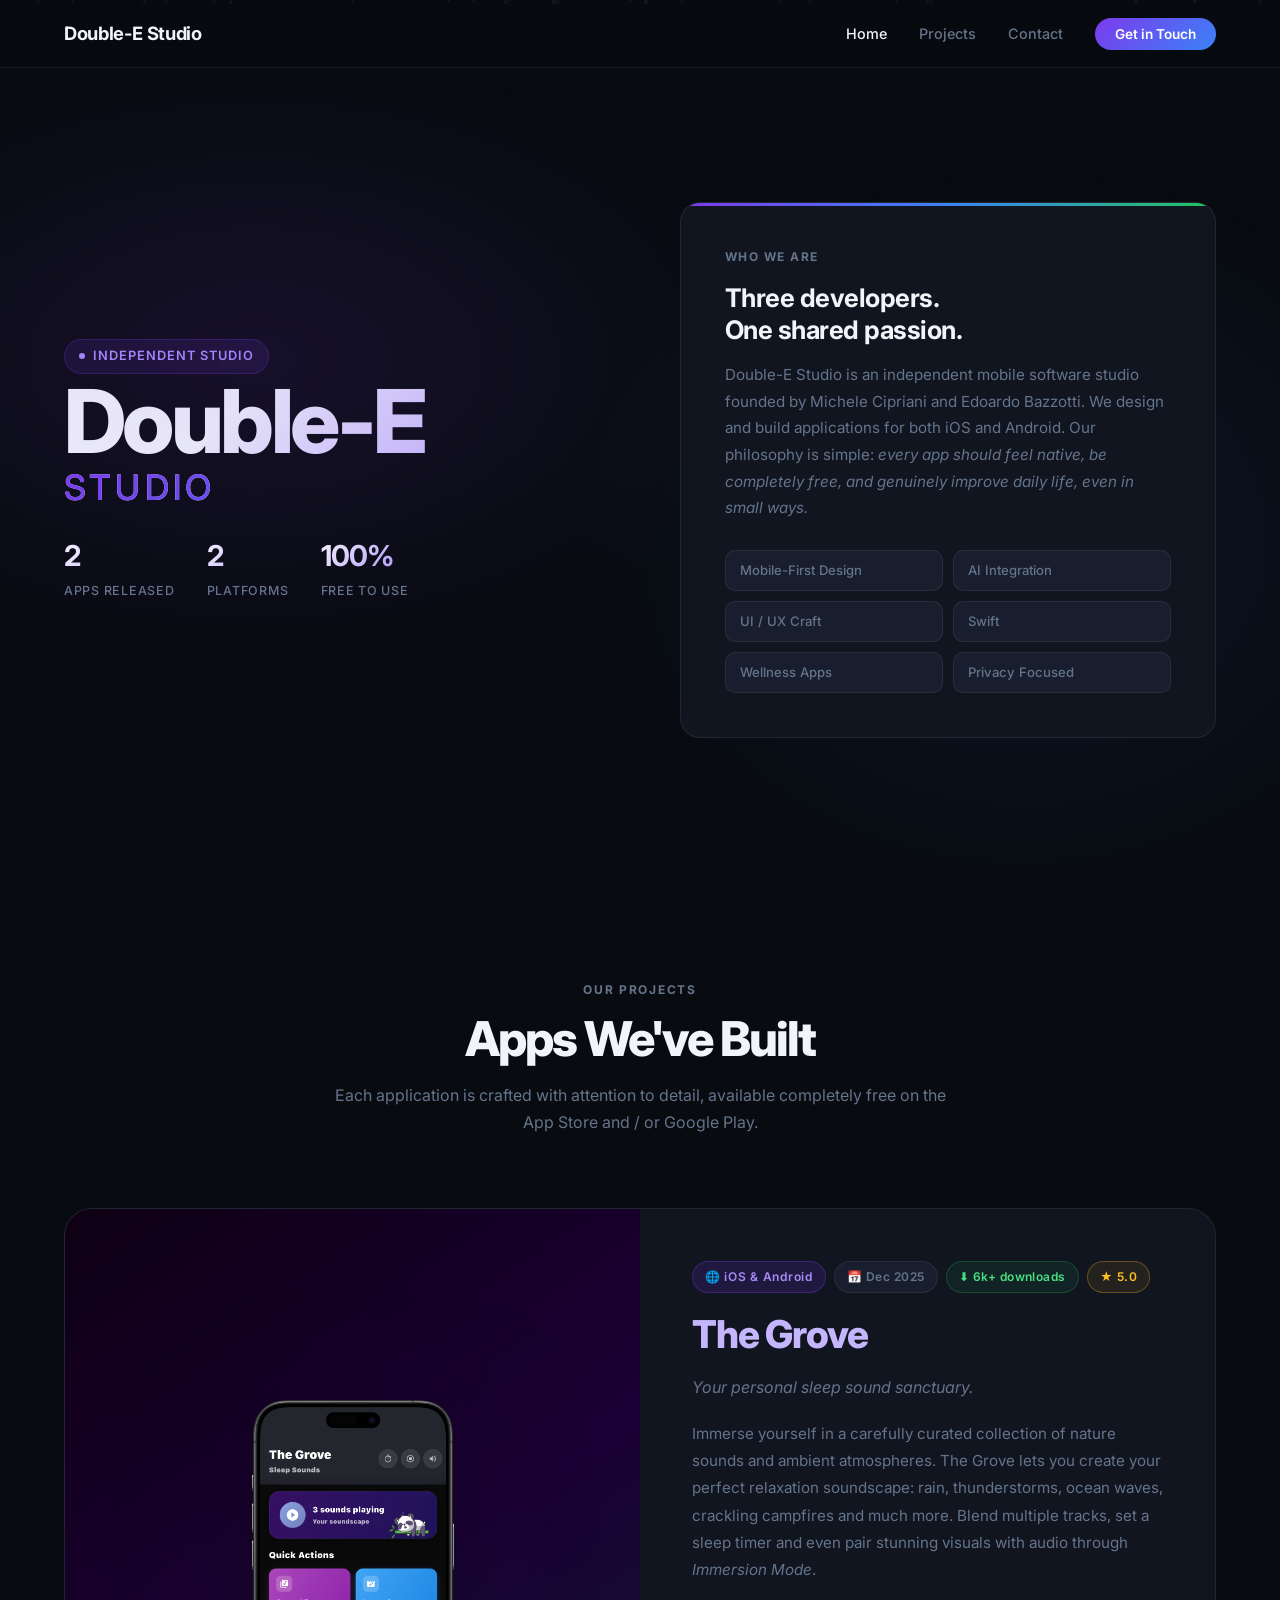
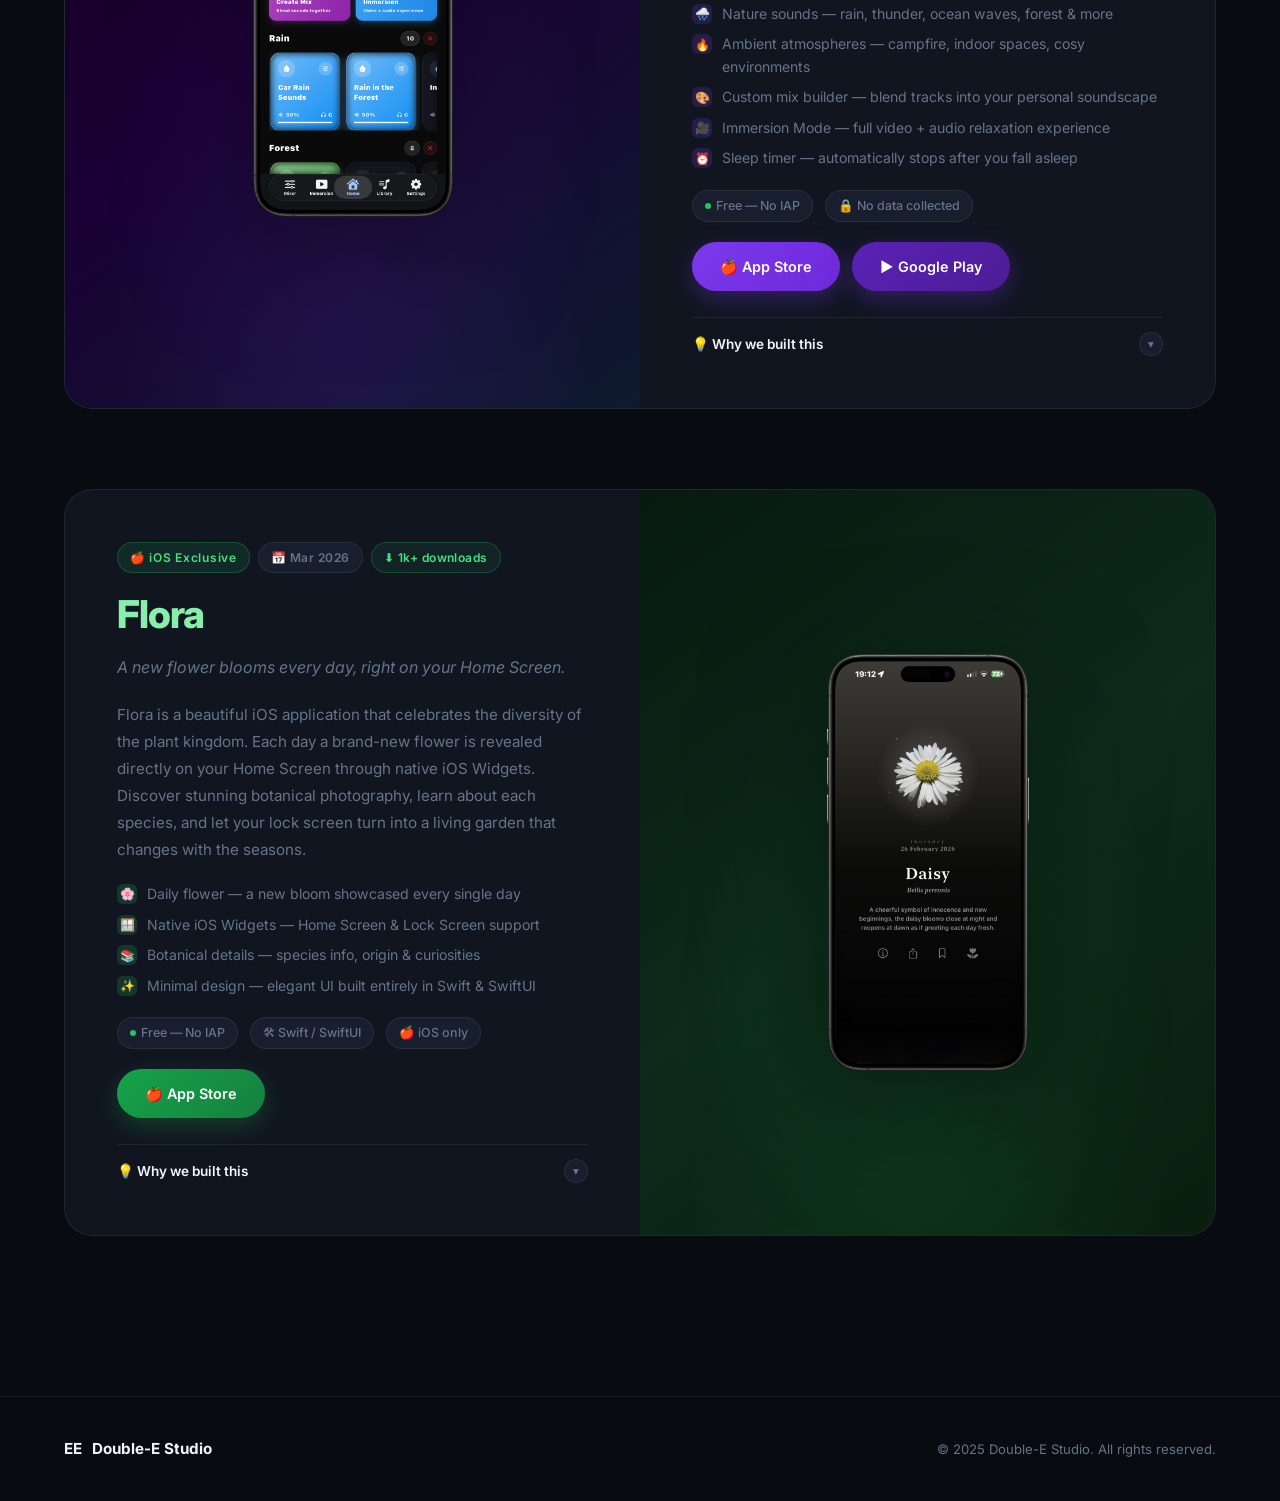
<file: index.html>
<!DOCTYPE html>
<html lang="en">
<head>
  <meta charset="UTF-8" />
  <meta name="viewport" content="width=device-width, initial-scale=1.0" />
  <title>Double-E Studio — Mobile App Portfolio</title>
  <meta name="description" content="Double-E Studio crafts polished mobile experiences for iOS & Android. Explore our portfolio of apps." />
  <link rel="preconnect" href="https://fonts.googleapis.com" />
  <link rel="preconnect" href="https://fonts.gstatic.com" crossorigin />
  <link href="https://fonts.googleapis.com/css2?family=Inter:wght@400;500;600;700;800&display=swap" rel="stylesheet" />
  <link rel="stylesheet" href="styles.css" />
</head>
<body>

  <!-- Floating particles -->
  <div class="particles" id="particles" aria-hidden="true"></div>

  <!-- ─── NAVBAR ────────────────────────────── -->
  <nav class="navbar" id="navbar">
    <a href="index.html" class="nav-logo">
      Double-E Studio
    </a>

    <ul class="nav-links" id="navLinks">
      <li><a href="index.html" class="active">Home</a></li>
      <li><a href="#apps">Projects</a></li>
      <li><a href="contact.html">Contact</a></li>
      <li><a href="contact.html" class="nav-cta">Get in Touch</a></li>
    </ul>

    <div class="hamburger" id="hamburger" aria-label="Toggle menu">
      <span></span><span></span><span></span>
    </div>
  </nav>

  <!-- ─── HERO / ABOUT ──────────────────────── -->
  <section class="hero" id="hero">
    <div class="hero-grid">

      <!-- Brand / Logo side -->
      <div class="hero-brand fade-in">
        <div class="studio-logo">
          <div class="studio-badge">Independent Studio</div>
          <h1 class="studio-name">
            Double-E
            <span>Studio</span>
          </h1>
        </div>

        <div class="hero-stats">
          <div class="stat-item">
            <div class="stat-value" data-target="2">0</div>
            <div class="stat-label">Apps Released</div>
          </div>
          <div class="stat-item">
            <div class="stat-value" data-target="2">0</div>
            <div class="stat-label">Platforms</div>
          </div>
          <div class="stat-item">
            <div class="stat-value" data-target="100" data-suffix="%">0%</div>
            <div class="stat-label">Free to use</div>
          </div>
        </div>
      </div>

      <!-- About card -->
      <div class="hero-about fade-in" style="transition-delay: 0.15s">
        <div class="about-label">Who We Are</div>
        <h2 class="about-title">Three developers.<br />One shared passion.</h2>
        <p class="about-text">
          Double-E Studio is an independent mobile software studio founded by Michele Cipriani and Edoardo Bazzotti.
          We design and build applications for both iOS and Android.
          Our philosophy is simple: <em>every app should feel native, be completely free, and genuinely improve daily life, even in small ways.</em>
        </p>
        <div class="interests-grid">
          <div class="interest-tag">Mobile-First Design</div>
          <div class="interest-tag">AI Integration</div>
          <div class="interest-tag">UI / UX Craft</div>
          <div class="interest-tag">Swift</div>
          <div class="interest-tag">Wellness Apps</div>
          <div class="interest-tag">Privacy Focused</div>
        </div>
      </div>

    </div>
  </section>

  <!-- ─── APPS SECTION ──────────────────────── -->
  <section class="apps-section" id="apps">

    <div class="section-header fade-in">
      <div class="section-label">Our Projects</div>
      <h2 class="section-title">Apps We've Built</h2>
      <p class="section-sub">Each application is crafted with attention to detail, available completely free on the App Store and / or Google Play.</p>
    </div>

    <!-- ── APP 1: The Grove ─────────────────── -->
    <article class="app-card app-card--grove fade-in" id="app-grove">

      <div class="app-visual">
        <img
          src="images/TheGrove.png"
          alt="The Grove app screenshot"
          class="app-mockup"
          loading="lazy"
        />
      </div>

      <div class="app-info">
        <div class="app-badges">
          <div class="app-platform-badge badge--cross">🌐 iOS &amp; Android</div>
          <div class="stat-badge stat-badge--date">📅 Dec 2025</div>
          <div class="stat-badge stat-badge--dl">⬇️ 6k+ downloads</div>
          <div class="stat-badge stat-badge--stars">★ 5.0</div>
        </div>

        <h3 class="app-title">The Grove</h3>
        <p class="app-tagline">Your personal sleep sound sanctuary.</p>

        <p class="app-description">
          Immerse yourself in a carefully curated collection of nature sounds and ambient atmospheres.
          The Grove lets you create your perfect relaxation soundscape: rain, thunderstorms, ocean waves,
          crackling campfires and much more. Blend multiple tracks, set a sleep timer and even pair stunning
          visuals with audio through <em>Immersion Mode</em>.
        </p>

        <div class="app-features">
          <div class="feature-item">
            <div class="feature-icon">🌧️</div>
            <span>Nature sounds — rain, thunder, ocean waves, forest &amp; more</span>
          </div>
          <div class="feature-item">
            <div class="feature-icon">🔥</div>
            <span>Ambient atmospheres — campfire, indoor spaces, cosy environments</span>
          </div>
          <div class="feature-item">
            <div class="feature-icon">🎨</div>
            <span>Custom mix builder — blend tracks into your personal soundscape</span>
          </div>
          <div class="feature-item">
            <div class="feature-icon">🎥</div>
            <span>Immersion Mode — full video + audio relaxation experience</span>
          </div>
          <div class="feature-item">
            <div class="feature-icon">⏰</div>
            <span>Sleep timer — automatically stops after you fall asleep</span>
          </div>
        </div>

        <div class="app-footer-info">
          <div class="info-chip"><span class="dot"></span> Free — No IAP</div>
          <div class="info-chip">🔒 No data collected</div>
        </div>

        <div style="display: flex; gap: 12px; flex-wrap: wrap;">
          <a href="https://apps.apple.com/app/id6754394085" target="_blank" rel="noopener" class="app-cta cta--grove">
            🍎 App Store
          </a>
          <a href="https://play.google.com/store/apps/details?id=com.thegrove.sleepsound" target="_blank" rel="noopener" class="app-cta cta--grove" style="background: linear-gradient(135deg,#5b21b6,#4c1d95);">
            ▶ Google Play
          </a>
        </div>

        <!-- WHY WE BUILT IT -->
        <div class="why-built">
          <button class="why-toggle" aria-expanded="false" onclick="toggleWhy(this)">
            <span class="why-toggle-label">💡 Why we built this</span>
            <span class="why-toggle-icon">▾</span>
          </button>
          <div class="why-body">
            <div class="why-inner">
              <span class="why-quote-mark">&ldquo;</span>
              <p class="why-text">
                Most apps offering nature sounds lock the majority of their library behind steep paywalls,
                leaving users with only 3–4 free sounds and ads on top of that.
                We thought that was unfair. So we built The Grove: <strong>100% free, zero ads, over 80 sounds</strong>
                and every feature unlocked from day one.
              </p>
            </div>
          </div>
        </div>
      </div>

    </article>

    <!-- ── APP 2: Flora ─────────────────────── -->
    <article class="app-card app-card--flora reverse fade-in" id="app-flora">

      <div class="app-visual">
        <img
          src="images/Flora.png"
          alt="Flora app screenshot"
          class="app-mockup"
          loading="lazy"
          style="filter: drop-shadow(0 30px 60px rgba(0,0,0,0.5));"
        />
      </div>

      <div class="app-info">
        <div class="app-badges">
          <div class="app-platform-badge badge--ios">🍎 iOS Exclusive</div>
          <div class="stat-badge stat-badge--date">📅 Mar 2026</div>
          <div class="stat-badge stat-badge--dl">⬇️ 1k+ downloads</div>
        </div>

        <h3 class="app-title">Flora</h3>
        <p class="app-tagline">A new flower blooms every day, right on your Home Screen.</p>

        <p class="app-description">
          Flora is a beautiful iOS application that celebrates the diversity of the plant kingdom.
          Each day a brand-new flower is revealed directly on your Home Screen through native iOS Widgets.
          Discover stunning botanical photography, learn about each species, and let your lock screen
          turn into a living garden that changes with the seasons.
        </p>

        <div class="app-features">
          <div class="feature-item">
            <div class="feature-icon">🌸</div>
            <span>Daily flower — a new bloom showcased every single day</span>
          </div>
          <div class="feature-item">
            <div class="feature-icon">🪟</div>
            <span>Native iOS Widgets — Home Screen &amp; Lock Screen support</span>
          </div>
          <div class="feature-item">
            <div class="feature-icon">📚</div>
            <span>Botanical details — species info, origin &amp; curiosities</span>
          </div>
          <div class="feature-item">
            <div class="feature-icon">✨</div>
            <span>Minimal design — elegant UI built entirely in Swift &amp; SwiftUI</span>
          </div>
        </div>

        <div class="app-footer-info">
          <div class="info-chip"><span class="dot"></span> Free — No IAP</div>
          <div class="info-chip">🛠 Swift / SwiftUI</div>
          <div class="info-chip">🍎 iOS only</div>
        </div>

        <a href="https://apps.apple.com/us/app/flora-flower-of-the-day/id6759986494" target="_blank" rel="noopener" class="app-cta cta--flora">
          🍎 App Store
        </a>

        <!-- WHY WE BUILT IT -->
        <div class="why-built">
          <button class="why-toggle" aria-expanded="false" onclick="toggleWhy(this)">
            <span class="why-toggle-label">💡 Why we built this</span>
            <span class="why-toggle-icon">▾</span>
          </button>
          <div class="why-body">
            <div class="why-inner">
              <span class="why-quote-mark">&ldquo;</span>
              <p class="why-text">
                Can you name more than 10 flowers? We couldn't either.
                That question sparked Flora: a tiny daily ritual that lets you discover a new bloom every morning
                right on your Lock Screen or Home Screen widget. Each flower comes with a short description,
                an interesting fact and tips on how difficult it is to grow.
              </p>
            </div>
          </div>
        </div>
      </div>

    </article>

  </section>

  <!-- ─── FOOTER ────────────────────────────── -->
  <footer>
    <div class="footer-logo">
      <div class="logo-mark">EE</div>
      Double-E Studio
    </div>
    <p class="footer-copyright">© 2025 Double-E Studio. All rights reserved.</p>
  </footer>

  <script src="script.js"></script>
  <script>
    function toggleWhy(btn) {
      const expanded = btn.getAttribute('aria-expanded') === 'true';
      btn.setAttribute('aria-expanded', !expanded);
      const body = btn.nextElementSibling;
      body.classList.toggle('open', !expanded);
    }
  </script>
</body>
</html>
</file>
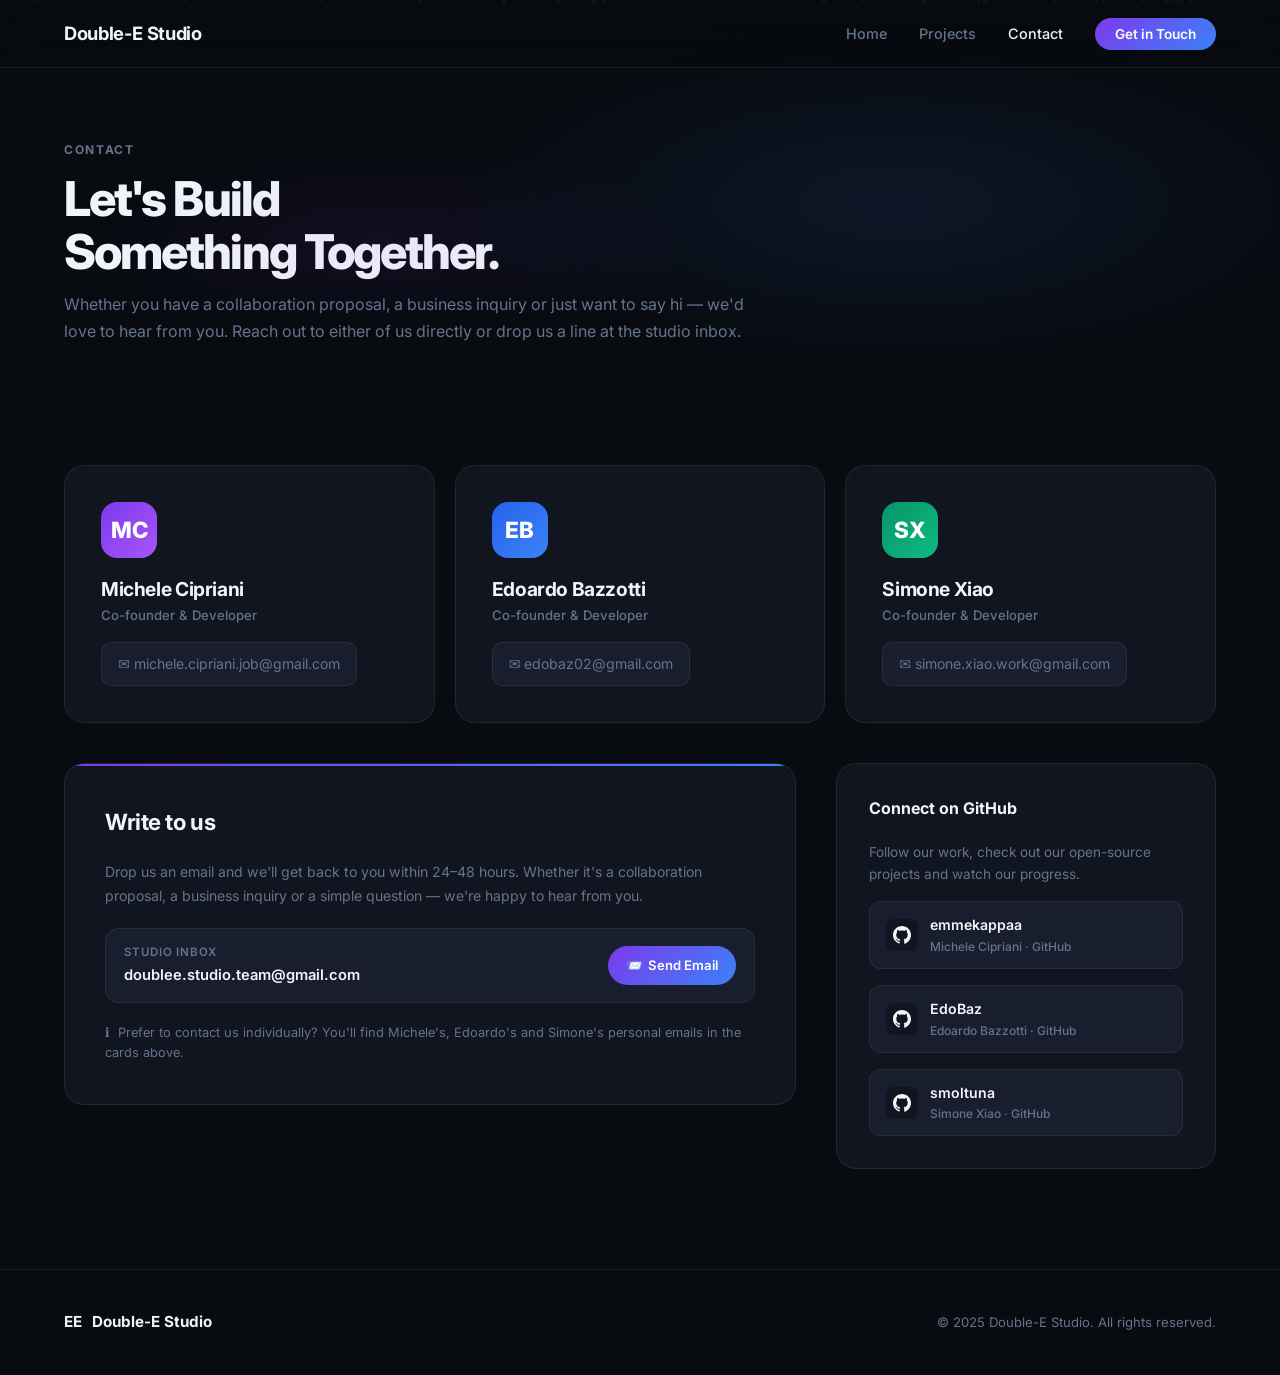
<file: contact.html>
<!DOCTYPE html>
<html lang="en">
<head>
  <meta charset="UTF-8" />
  <meta name="viewport" content="width=device-width, initial-scale=1.0" />
  <title>Contact — Double-E Studio</title>
  <meta name="description" content="Get in touch with Double-E Studio for collaborations, proposals, and business inquiries." />
  <link rel="preconnect" href="https://fonts.googleapis.com" />
  <link rel="preconnect" href="https://fonts.gstatic.com" crossorigin />
  <link href="https://fonts.googleapis.com/css2?family=Inter:wght@400;500;600;700;800&display=swap" rel="stylesheet" />
  <link rel="stylesheet" href="styles.css" />

  <style>
    /* ── Contact-page only overrides ──────── */
    .form-card {
      background: var(--surface);
      border: 1px solid var(--border);
      border-radius: var(--radius);
      padding: 40px;
      display: flex;
      flex-direction: column;
      gap: 20px;
      position: relative;
      overflow: hidden;
      opacity: 0;
      transform: translateY(30px);
      transition: opacity 0.6s ease 0.1s, transform 0.6s ease 0.1s;
    }
    .form-card.visible { opacity: 1; transform: translateY(0); }
    .form-card::before {
      content: '';
      position: absolute;
      top: 0; left: 0; right: 0;
      height: 2px;
      background: linear-gradient(90deg, #7c3aed, #3b82f6);
    }

    .form-title {
      font-size: 1.4rem;
      font-weight: 700;
      letter-spacing: -0.02em;
    }
    .form-sub {
      font-size: 0.88rem;
      color: var(--muted);
      line-height: 1.7;
    }

    .email-display {
      display: flex;
      flex-direction: column;
      gap: 12px;
    }

    .email-row {
      display: flex;
      align-items: center;
      justify-content: space-between;
      gap: 12px;
      background: var(--surface-2);
      border: 1px solid var(--border);
      border-radius: 14px;
      padding: 14px 18px;
      transition: border-color 0.3s ease;
      flex-wrap: wrap;
    }
    .email-row:hover { border-color: rgba(124,58,237,0.35); }

    .email-info { display: flex; flex-direction: column; gap: 3px; }
    .email-label { font-size: 0.72rem; color: var(--muted); text-transform: uppercase; letter-spacing: 0.08em; font-weight: 600; }
    .email-address { font-size: 0.92rem; font-weight: 600; color: var(--text); }

    .email-btn {
      display: inline-flex;
      align-items: center;
      gap: 6px;
      background: linear-gradient(135deg, #7c3aed, #3b82f6);
      color: #fff;
      padding: 9px 18px;
      border-radius: 99px;
      font-size: 0.82rem;
      font-weight: 600;
      white-space: nowrap;
      transition: opacity 0.3s ease, transform 0.3s ease;
      flex-shrink: 0;
    }
    .email-btn:hover { opacity: 0.85; transform: translateY(-1px); }

    /* Team section */
    .team-section-title {
      font-size: 1.1rem;
      font-weight: 700;
      letter-spacing: -0.01em;
      margin-bottom: 4px;
    }

    /* Info sidebar */
    .contact-sidebar {
      display: flex;
      flex-direction: column;
      gap: 20px;
    }

    .connect-card {
      background: var(--surface);
      border: 1px solid var(--border);
      border-radius: var(--radius);
      padding: 32px;
      display: flex;
      flex-direction: column;
      gap: 16px;
      opacity: 0;
      transform: translateY(30px);
      transition: opacity 0.6s ease 0.3s, transform 0.6s ease 0.3s;
    }
    .connect-card.visible { opacity: 1; transform: translateY(0); }

    .connect-card-title {
      font-size: 1rem;
      font-weight: 700;
      margin-bottom: 4px;
    }

    .connect-sub {
      font-size: 0.85rem;
      color: var(--muted);
      line-height: 1.6;
    }

    /* Grid layout for contact page */
    .contact-main-grid {
      max-width: 1200px;
      margin: 0 auto;
      display: grid;
      grid-template-columns: 1fr 380px;
      gap: 40px;
    }

    .contact-left { display: flex; flex-direction: column; gap: 24px; }

    @media (max-width: 900px) {
      .contact-main-grid { grid-template-columns: 1fr; }
    }
  </style>
</head>
<body>

  <div class="particles" id="particles" aria-hidden="true"></div>

  <!-- ─── NAVBAR ────────────────────────────── -->
  <nav class="navbar" id="navbar">
    <a href="index.html" class="nav-logo">
      Double-E Studio
    </a>

    <ul class="nav-links" id="navLinks">
      <li><a href="index.html">Home</a></li>
      <li><a href="index.html#apps">Projects</a></li>
      <li><a href="contact.html" class="active">Contact</a></li>
      <li><a href="contact.html" class="nav-cta">Get in Touch</a></li>
    </ul>

    <div class="hamburger" id="hamburger" aria-label="Toggle menu">
      <span></span><span></span><span></span>
    </div>
  </nav>

  <!-- ─── CONTACT HERO ──────────────────────── -->
  <section class="contact-hero">
    <div class="contact-hero-content fade-in">
      <div class="section-label">Contact</div>
      <h1 class="section-title">Let's Build<br/>Something Together.</h1>
      <p class="section-sub">
        Whether you have a collaboration proposal, a business inquiry or just want to say hi —
        we'd love to hear from you. Reach out to either of us directly or drop us a line at the studio inbox.
      </p>
    </div>
  </section>

  <!-- ─── CONTACT SECTION ───────────────────── -->
  <section class="contact-section">

    <!-- Team cards (full width) -->
    <div style="max-width:1200px; margin:0 auto 40px; display:grid; grid-template-columns:repeat(auto-fit, minmax(260px, 1fr)); gap:20px;" class="team-cards-grid">

      <!-- Michele -->
      <div class="team-card">
        <div class="team-avatar avatar--m">MC</div>
        <div>
          <div class="team-name">Michele Cipriani</div>
          <div class="team-role">Co-founder &amp; Developer</div>
        </div>
        <a href="mailto:michele.cipriani.job@gmail.com" class="team-email">
          ✉️ michele.cipriani.job@gmail.com
        </a>
      </div>

      <!-- Edoardo -->
      <div class="team-card" style="transition-delay: 0.1s;">
        <div class="team-avatar avatar--e">EB</div>
        <div>
          <div class="team-name">Edoardo Bazzotti</div>
          <div class="team-role">Co-founder &amp; Developer</div>
        </div>
        <a href="mailto:edobaz02@gmail.com" class="team-email">
          ✉️ edobaz02@gmail.com
        </a>
      </div>

      <!-- Simone -->
      <div class="team-card" style="transition-delay: 0.2s;">
        <div class="team-avatar avatar--s">SX</div>
        <div>
          <div class="team-name">Simone Xiao</div>
          <div class="team-role">Co-founder &amp; Developer</div>
        </div>
        <a href="mailto:simone.xiao.work@gmail.com" class="team-email">
          ✉️ simone.xiao.work@gmail.com
        </a>
      </div>

    </div>

    <div class="contact-main-grid">

      <!-- LEFT: Form -->
      <div class="contact-left">

        <!-- Contact card -->
        <div class="form-card">
          <div class="form-title">Write to us</div>
          <p class="form-sub">
            Drop us an email and we'll get back to you within 24–48 hours.
            Whether it's a collaboration proposal, a business inquiry or a simple question — we're happy to hear from you.
          </p>

          <div class="email-display">
            <div class="email-row">
              <div class="email-info">
                <span class="email-label">Studio Inbox</span>
                <span class="email-address">doublee.studio.team@gmail.com</span>
              </div>
              <a href="mailto:doublee.studio.team@gmail.com" class="email-btn">
                📨&nbsp; Send Email
              </a>
            </div>
          </div>

          <p style="font-size:0.8rem; color:var(--muted); line-height:1.6;">
            ℹ️&nbsp; Prefer to contact us individually? You'll find Michele's, Edoardo's and Simone's personal emails in the cards above.
          </p>
        </div>

      </div>

      <!-- RIGHT: Sidebar -->
      <div class="contact-sidebar">

        <!-- GitHub card -->
        <div class="connect-card" style="transition-delay: 0.4s;">
          <div class="connect-card-title">Connect on GitHub</div>
          <p class="connect-sub">Follow our work, check out our open-source projects and watch our progress.</p>

          <a href="https://github.com/emmekappaa" target="_blank" rel="noopener" class="github-link">
            <div class="github-icon"><svg xmlns="http://www.w3.org/2000/svg" viewBox="0 0 24 24" fill="currentColor" width="18" height="18"><path d="M12 0C5.37 0 0 5.37 0 12c0 5.3 3.438 9.8 8.205 11.385.6.113.82-.258.82-.577 0-.285-.01-1.04-.015-2.04-3.338.724-4.042-1.61-4.042-1.61C4.422 18.07 3.633 17.7 3.633 17.7c-1.087-.744.084-.729.084-.729 1.205.084 1.838 1.236 1.838 1.236 1.07 1.835 2.809 1.305 3.495.998.108-.776.417-1.305.76-1.605-2.665-.3-5.466-1.332-5.466-5.93 0-1.31.465-2.38 1.235-3.22-.135-.303-.54-1.523.105-3.176 0 0 1.005-.322 3.3 1.23.96-.267 1.98-.399 3-.405 1.02.006 2.04.138 3 .405 2.28-1.552 3.285-1.23 3.285-1.23.645 1.653.24 2.873.12 3.176.765.84 1.23 1.91 1.23 3.22 0 4.61-2.805 5.625-5.475 5.92.42.36.81 1.096.81 2.22 0 1.605-.015 2.896-.015 3.286 0 .315.21.69.825.57C20.565 21.795 24 17.295 24 12c0-6.63-5.37-12-12-12"/></svg></div>
            <div>
              <div class="github-username">emmekappaa</div>
              <div class="github-sub">Michele Cipriani · GitHub</div>
            </div>
          </a>

          <a href="https://github.com/EdoBaz" target="_blank" rel="noopener" class="github-link">
            <div class="github-icon"><svg xmlns="http://www.w3.org/2000/svg" viewBox="0 0 24 24" fill="currentColor" width="18" height="18"><path d="M12 0C5.37 0 0 5.37 0 12c0 5.3 3.438 9.8 8.205 11.385.6.113.82-.258.82-.577 0-.285-.01-1.04-.015-2.04-3.338.724-4.042-1.61-4.042-1.61C4.422 18.07 3.633 17.7 3.633 17.7c-1.087-.744.084-.729.084-.729 1.205.084 1.838 1.236 1.838 1.236 1.07 1.835 2.809 1.305 3.495.998.108-.776.417-1.305.76-1.605-2.665-.3-5.466-1.332-5.466-5.93 0-1.31.465-2.38 1.235-3.22-.135-.303-.54-1.523.105-3.176 0 0 1.005-.322 3.3 1.23.96-.267 1.98-.399 3-.405 1.02.006 2.04.138 3 .405 2.28-1.552 3.285-1.23 3.285-1.23.645 1.653.24 2.873.12 3.176.765.84 1.23 1.91 1.23 3.22 0 4.61-2.805 5.625-5.475 5.92.42.36.81 1.096.81 2.22 0 1.605-.015 2.896-.015 3.286 0 .315.21.69.825.57C20.565 21.795 24 17.295 24 12c0-6.63-5.37-12-12-12"/></svg></div>
            <div>
              <div class="github-username">EdoBaz</div>
              <div class="github-sub">Edoardo Bazzotti · GitHub</div>
            </div>
          </a>

          <a href="https://github.com/smoltuna" target="_blank" rel="noopener" class="github-link">
            <div class="github-icon"><svg xmlns="http://www.w3.org/2000/svg" viewBox="0 0 24 24" fill="currentColor" width="18" height="18"><path d="M12 0C5.37 0 0 5.37 0 12c0 5.3 3.438 9.8 8.205 11.385.6.113.82-.258.82-.577 0-.285-.01-1.04-.015-2.04-3.338.724-4.042-1.61-4.042-1.61C4.422 18.07 3.633 17.7 3.633 17.7c-1.087-.744.084-.729.084-.729 1.205.084 1.838 1.236 1.838 1.236 1.07 1.835 2.809 1.305 3.495.998.108-.776.417-1.305.76-1.605-2.665-.3-5.466-1.332-5.466-5.93 0-1.31.465-2.38 1.235-3.22-.135-.303-.54-1.523.105-3.176 0 0 1.005-.322 3.3 1.23.96-.267 1.98-.399 3-.405 1.02.006 2.04.138 3 .405 2.28-1.552 3.285-1.23 3.285-1.23.645 1.653.24 2.873.12 3.176.765.84 1.23 1.91 1.23 3.22 0 4.61-2.805 5.625-5.475 5.92.42.36.81 1.096.81 2.22 0 1.605-.015 2.896-.015 3.286 0 .315.21.69.825.57C20.565 21.795 24 17.295 24 12c0-6.63-5.37-12-12-12"/></svg></div>
            <div>
              <div class="github-username">smoltuna</div>
              <div class="github-sub">Simone Xiao · GitHub</div>
            </div>
          </a>
        </div>

      </div>

    </div>
  </section>

  <!-- ─── FOOTER ────────────────────────────── -->
  <footer>
    <div class="footer-logo">
      <div class="logo-mark">EE</div>
      Double-E Studio
    </div>
    <p class="footer-copyright">© 2025 Double-E Studio. All rights reserved.</p>
  </footer>
  <script src="script.js"></script>

</body>
</html>
</file>
<file: styles.css>
/* ============================================
   DOUBLE-E STUDIO — Portfolio Stylesheet
   ============================================ */

:root {
  --bg:          #080b10;
  --surface:     #111520;
  --surface-2:   #181e2d;
  --border:      rgba(255,255,255,0.07);
  --accent-grove:  #7c3aed;
  --accent-flora:  #22c55e;
  --accent-hair:   #3b82f6;
  --text:        #f1f5f9;
  --muted:       #64748b;
  --white:       #ffffff;
  --radius:      20px;
  --transition:  0.4s cubic-bezier(0.4, 0, 0.2, 1);
}

*, *::before, *::after { box-sizing: border-box; margin: 0; padding: 0; }

html { scroll-behavior: smooth; }

body {
  font-family: 'Inter', system-ui, -apple-system, sans-serif;
  background: var(--bg);
  color: var(--text);
  line-height: 1.6;
  overflow-x: hidden;
}

/* ─── Links ─────────────────────────────── */
a { color: inherit; text-decoration: none; }

/* ─── Scrollbar ─────────────────────────── */
::-webkit-scrollbar { width: 6px; }
::-webkit-scrollbar-track { background: var(--bg); }
::-webkit-scrollbar-thumb { background: var(--surface-2); border-radius: 99px; }

/* ============================================
   NAVBAR
   ============================================ */
.navbar {
  position: fixed;
  top: 0; left: 0; right: 0;
  z-index: 100;
  display: flex;
  align-items: center;
  justify-content: space-between;
  padding: 0 5%;
  height: 68px;
  background: rgba(8,11,16,0.6);
  backdrop-filter: blur(18px);
  border-bottom: 1px solid var(--border);
  transition: background var(--transition);
}

.navbar.scrolled { background: rgba(8,11,16,0.92); }

.nav-logo {
  display: flex;
  align-items: center;
  gap: 10px;
  font-weight: 700;
  font-size: 1.15rem;
  letter-spacing: -0.02em;
}

.nav-logo .logo-mark {
  width: 36px; height: 36px;
  background: linear-gradient(135deg, #7c3aed, #3b82f6);
  border-radius: 10px;
  display: flex; align-items: center; justify-content: center;
  font-size: 0.9rem;
  font-weight: 800;
  color: #fff;
  flex-shrink: 0;
}

.nav-links {
  display: flex;
  gap: 2rem;
  list-style: none;
  align-items: center;
}

.nav-links a {
  font-size: 0.9rem;
  color: var(--muted);
  font-weight: 500;
  transition: color var(--transition);
}
.nav-links a:hover, .nav-links a.active { color: var(--text); }

.nav-cta {
  background: linear-gradient(135deg, #7c3aed, #3b82f6);
  color: #fff !important;
  padding: 8px 20px;
  border-radius: 99px;
  font-size: 0.85rem !important;
  font-weight: 600 !important;
  transition: opacity var(--transition) !important;
}
.nav-cta:hover { opacity: 0.85; }

/* ─── Hamburger ──────────────────────────── */
.hamburger {
  display: none;
  flex-direction: column;
  gap: 5px;
  cursor: pointer;
  padding: 4px;
}
.hamburger span {
  display: block;
  width: 24px; height: 2px;
  background: var(--text);
  border-radius: 2px;
  transition: var(--transition);
}
.hamburger.open span:nth-child(1) { transform: translateY(7px) rotate(45deg); }
.hamburger.open span:nth-child(2) { opacity: 0; }
.hamburger.open span:nth-child(3) { transform: translateY(-7px) rotate(-45deg); }

/* ============================================
   HERO / ABOUT SECTION
   ============================================ */
.hero {
  min-height: 100vh;
  display: flex;
  align-items: center;
  padding: 120px 5% 80px;
  position: relative;
  overflow: hidden;
}

/* Animated gradient background */
.hero::before {
  content: '';
  position: absolute;
  inset: 0;
  background:
    radial-gradient(ellipse 60% 50% at 20% 40%, rgba(124,58,237,0.12) 0%, transparent 70%),
    radial-gradient(ellipse 50% 60% at 80% 60%, rgba(59,130,246,0.1) 0%, transparent 70%);
  pointer-events: none;
}

.hero-grid {
  display: grid;
  grid-template-columns: 1fr 1fr;
  gap: 80px;
  align-items: center;
  max-width: 1200px;
  margin: 0 auto;
  width: 100%;
}

.hero-brand { display: flex; flex-direction: column; gap: 28px; }

.studio-logo {
  display: flex;
  flex-direction: column;
  gap: 6px;
}

.studio-badge {
  display: inline-flex;
  align-items: center;
  gap: 8px;
  background: rgba(124,58,237,0.12);
  border: 1px solid rgba(124,58,237,0.25);
  padding: 6px 14px;
  border-radius: 99px;
  font-size: 0.8rem;
  font-weight: 600;
  color: #a78bfa;
  letter-spacing: 0.08em;
  text-transform: uppercase;
  width: fit-content;
}

.studio-badge::before {
  content: '';
  width: 6px; height: 6px;
  border-radius: 50%;
  background: #a78bfa;
  animation: pulse-dot 2s ease-in-out infinite;
}

@keyframes pulse-dot {
  0%, 100% { opacity: 1; transform: scale(1); }
  50% { opacity: 0.4; transform: scale(0.8); }
}

.studio-name {
  font-size: clamp(3rem, 7vw, 5.5rem);
  font-weight: 800;
  letter-spacing: -0.04em;
  line-height: 0.95;
  background: linear-gradient(135deg, #f1f5f9 30%, #a78bfa);
  -webkit-background-clip: text;
  -webkit-text-fill-color: transparent;
  background-clip: text;
}

.studio-name span {
  display: block;
  font-size: 0.4em;
  font-weight: 500;
  letter-spacing: 0.12em;
  text-transform: uppercase;
  background: linear-gradient(135deg, #7c3aed, #3b82f6);
  -webkit-background-clip: text;
  -webkit-text-fill-color: transparent;
  background-clip: text;
  margin-top: 8px;
}

.hero-stats {
  display: flex;
  gap: 32px;
}

.stat-item { display: flex; flex-direction: column; gap: 2px; }
.stat-value {
  font-size: 1.8rem;
  font-weight: 700;
  letter-spacing: -0.03em;
  background: linear-gradient(135deg, #fff, #a78bfa);
  -webkit-background-clip: text;
  -webkit-text-fill-color: transparent;
  background-clip: text;
}
.stat-label { font-size: 0.78rem; color: var(--muted); font-weight: 500; text-transform: uppercase; letter-spacing: 0.06em; }

/* About card */
.hero-about {
  background: var(--surface);
  border: 1px solid var(--border);
  border-radius: var(--radius);
  padding: 44px;
  position: relative;
  overflow: hidden;
}

.hero-about::before {
  content: '';
  position: absolute;
  top: 0; left: 0; right: 0;
  height: 3px;
  background: linear-gradient(90deg, #7c3aed, #3b82f6, #22c55e);
}

.about-label {
  font-size: 0.75rem;
  font-weight: 700;
  text-transform: uppercase;
  letter-spacing: 0.12em;
  color: var(--muted);
  margin-bottom: 16px;
}

.about-title {
  font-size: 1.6rem;
  font-weight: 700;
  letter-spacing: -0.02em;
  margin-bottom: 16px;
  line-height: 1.25;
}

.about-text {
  font-size: 0.95rem;
  color: var(--muted);
  line-height: 1.75;
  margin-bottom: 28px;
}

.interests-grid {
  display: grid;
  grid-template-columns: 1fr 1fr;
  gap: 10px;
}

.interest-tag {
  display: flex;
  align-items: center;
  gap: 8px;
  background: var(--surface-2);
  border: 1px solid var(--border);
  border-radius: 10px;
  padding: 9px 14px;
  font-size: 0.82rem;
  font-weight: 500;
  color: var(--muted);
  transition: all var(--transition);
}
.interest-tag:hover { border-color: rgba(124,58,237,0.4); color: var(--text); }
.interest-tag .icon { font-size: 1rem; }

/* ============================================
   SECTION SHARED
   ============================================ */
section { padding: 100px 5%; }

.section-header {
  text-align: center;
  max-width: 640px;
  margin: 0 auto 72px;
}

.section-label {
  font-size: 0.75rem;
  font-weight: 700;
  text-transform: uppercase;
  letter-spacing: 0.14em;
  color: var(--muted);
  margin-bottom: 14px;
}

.section-title {
  font-size: clamp(2rem, 4vw, 3rem);
  font-weight: 800;
  letter-spacing: -0.04em;
  line-height: 1.1;
  margin-bottom: 16px;
}

.section-sub {
  font-size: 1rem;
  color: var(--muted);
  line-height: 1.7;
}

/* ============================================
   APP SECTIONS
   ============================================ */
.apps-section { padding: 80px 5%; }

.app-card {
  max-width: 1200px;
  margin: 0 auto 80px;
  display: grid;
  grid-template-columns: 1fr 1fr;
  gap: 0;
  background: var(--surface);
  border: 1px solid var(--border);
  border-radius: 28px;
  overflow: hidden;
  transition: transform var(--transition), box-shadow var(--transition);
  opacity: 0;
  transform: translateY(40px);
}

.app-card.visible {
  opacity: 1;
  transform: translateY(0);
  transition: opacity 0.7s ease, transform 0.7s ease, box-shadow var(--transition);
}

.app-card:hover {
  transform: translateY(-6px);
  box-shadow: 0 32px 80px rgba(0,0,0,0.5);
}

.app-card.reverse { direction: rtl; }
.app-card.reverse > * { direction: ltr; }

/* App Image Panel */
.app-visual {
  position: relative;
  background: var(--surface-2);
  display: flex;
  align-items: center;
  justify-content: center;
  min-height: 520px;
  overflow: hidden;
}

.app-card--grove .app-visual { background: linear-gradient(145deg, #0f0014, #1a0035, #0d1a2e); }
.app-card--flora .app-visual { background: linear-gradient(145deg, #071a0f, #0d2a1a, #0a1f0e); }
.app-card--hair  .app-visual { background: linear-gradient(145deg, #f0f4f8, #e8eff7, #dde8f0); }

.app-visual::before {
  content: '';
  position: absolute;
  inset: 0;
  opacity: 0.3;
}

.app-card--grove .app-visual::before {
  background: radial-gradient(ellipse at 50% 80%, rgba(124,58,237,0.5), transparent 60%);
}
.app-card--flora .app-visual::before {
  background: radial-gradient(ellipse at 50% 80%, rgba(34,197,94,0.4), transparent 60%);
}
.app-card--hair .app-visual::before {
  background: radial-gradient(ellipse at 50% 80%, rgba(59,130,246,0.3), transparent 60%);
}

.app-mockup {
  width: 220px;
  filter: drop-shadow(0 30px 60px rgba(0,0,0,0.5));
  position: relative;
  z-index: 1;
  transition: transform 0.5s ease;
}

.app-card:hover .app-mockup { transform: scale(1.04) translateY(-8px); }

.app-placeholder {
  width: 220px;
  height: 440px;
  background: rgba(255,255,255,0.05);
  border: 2px dashed rgba(255,255,255,0.12);
  border-radius: 36px;
  display: flex;
  flex-direction: column;
  align-items: center;
  justify-content: center;
  gap: 16px;
  color: rgba(255,255,255,0.3);
  font-size: 0.85rem;
  text-align: center;
  padding: 24px;
}

.app-placeholder .placeholder-icon { font-size: 2.5rem; }

/* App Info Panel */
.app-info {
  padding: 52px 52px;
  display: flex;
  flex-direction: column;
  justify-content: center;
  gap: 20px;
}

.app-platform-badge {
  display: inline-flex;
  align-items: center;
  gap: 6px;
  padding: 5px 12px;
  border-radius: 99px;
  font-size: 0.75rem;
  font-weight: 600;
  letter-spacing: 0.06em;
  width: fit-content;
}

.badge--cross { background: rgba(124,58,237,0.15); border: 1px solid rgba(124,58,237,0.3); color: #a78bfa; }
.badge--ios   { background: rgba(34,197,94,0.12); border: 1px solid rgba(34,197,94,0.25); color: #4ade80; }
.badge--hair  { background: rgba(59,130,246,0.12); border: 1px solid rgba(59,130,246,0.25); color: #60a5fa; }

/* Stat badges row */
.app-badges {
  display: flex;
  flex-wrap: wrap;
  align-items: center;
  gap: 8px;
}

.stat-badge {
  display: inline-flex;
  align-items: center;
  gap: 5px;
  padding: 5px 12px;
  border-radius: 99px;
  font-size: 0.75rem;
  font-weight: 600;
  letter-spacing: 0.04em;
  background: var(--surface-2);
  border: 1px solid var(--border);
  color: var(--muted);
  white-space: nowrap;
}

.stat-badge--date  { }
.stat-badge--dl    { color: #4ade80; border-color: rgba(34,197,94,0.25); background: rgba(34,197,94,0.08); }
.stat-badge--stars { color: #fbbf24; border-color: rgba(251,191,36,0.3);  background: rgba(251,191,36,0.08); }

.app-title {
  font-size: clamp(1.8rem, 3vw, 2.6rem);
  font-weight: 800;
  letter-spacing: -0.03em;
  line-height: 1.1;
}

.app-card--grove .app-title { color: #c4b5fd; }
.app-card--flora .app-title { color: #86efac; }
.app-card--hair  .app-title { color: #93c5fd; }

.app-tagline {
  font-size: 1rem;
  color: var(--muted);
  font-style: italic;
}

.app-description {
  font-size: 0.95rem;
  color: var(--muted);
  line-height: 1.78;
}

.app-features {
  display: flex;
  flex-direction: column;
  gap: 8px;
}

.feature-item {
  display: flex;
  align-items: flex-start;
  gap: 10px;
  font-size: 0.88rem;
  color: var(--muted);
}

.feature-icon {
  flex-shrink: 0;
  width: 20px; height: 20px;
  border-radius: 6px;
  display: flex; align-items: center; justify-content: center;
  font-size: 0.75rem;
  margin-top: 1px;
}

.app-card--grove .feature-icon { background: rgba(124,58,237,0.2); }
.app-card--flora .feature-icon { background: rgba(34,197,94,0.2); }
.app-card--hair  .feature-icon { background: rgba(59,130,246,0.2); }

.app-footer-info {
  display: flex;
  align-items: center;
  gap: 12px;
  flex-wrap: wrap;
}

.info-chip {
  display: flex;
  align-items: center;
  gap: 5px;
  background: var(--surface-2);
  border: 1px solid var(--border);
  border-radius: 99px;
  padding: 5px 12px;
  font-size: 0.78rem;
  color: var(--muted);
  font-weight: 500;
}

.info-chip .dot {
  width: 6px; height: 6px;
  border-radius: 50%;
  background: #22c55e;
}

.app-cta {
  display: inline-flex;
  align-items: center;
  gap: 8px;
  padding: 13px 28px;
  border-radius: 99px;
  font-size: 0.9rem;
  font-weight: 600;
  width: fit-content;
  transition: all var(--transition);
  cursor: pointer;
  border: none;
  text-decoration: none;
}

.cta--grove { background: linear-gradient(135deg, #7c3aed, #6d28d9); color: #fff; box-shadow: 0 8px 24px rgba(124,58,237,0.3); }
.cta--grove:hover { transform: translateY(-2px); box-shadow: 0 14px 36px rgba(124,58,237,0.45); }

.cta--flora { background: linear-gradient(135deg, #16a34a, #15803d); color: #fff; box-shadow: 0 8px 24px rgba(22,163,74,0.3); }
.cta--flora:hover { transform: translateY(-2px); box-shadow: 0 14px 36px rgba(22,163,74,0.45); }

.cta--hair { background: linear-gradient(135deg, #2563eb, #1d4ed8); color: #fff; box-shadow: 0 8px 24px rgba(37,99,235,0.3); }
.cta--hair:hover { transform: translateY(-2px); box-shadow: 0 14px 36px rgba(37,99,235,0.45); }

/* ============================================
   DIVIDER
   ============================================ */
.section-divider {
  width: 100%;
  height: 1px;
  background: linear-gradient(90deg, transparent, var(--border) 20%, var(--border) 80%, transparent);
  margin: 0 5%;
  width: 90%;
}

/* ============================================
   CONTACT PAGE — HERO
   ============================================ */
.contact-hero {
  min-height: 45vh;
  display: flex;
  align-items: flex-end;
  padding: 120px 5% 60px;
  position: relative;
  overflow: hidden;
}

.contact-hero::before {
  content: '';
  position: absolute;
  inset: 0;
  background:
    radial-gradient(ellipse 50% 60% at 70% 50%, rgba(59,130,246,0.1) 0%, transparent 70%),
    radial-gradient(ellipse 40% 40% at 30% 60%, rgba(124,58,237,0.08) 0%, transparent 60%);
  pointer-events: none;
}

.contact-hero-content { max-width: 700px; }

.contact-hero .section-label { text-align: left; }
.contact-hero .section-title { text-align: left; margin-bottom: 12px; }
.contact-hero .section-sub { text-align: left; }

/* ============================================
   CONTACT SECTION
   ============================================ */
.contact-section { padding: 60px 5% 100px; }

.contact-grid {
  max-width: 1200px;
  margin: 0 auto;
  display: grid;
  grid-template-columns: 1fr 1fr;
  gap: 40px;
}

/* Team cards */
.team-card {
  background: var(--surface);
  border: 1px solid var(--border);
  border-radius: var(--radius);
  padding: 36px;
  transition: all var(--transition);
  display: flex;
  flex-direction: column;
  gap: 16px;
  opacity: 0;
  transform: translateY(30px);
}

.team-card.visible {
  opacity: 1;
  transform: translateY(0);
  transition: opacity 0.6s ease, transform 0.6s ease, box-shadow var(--transition), border-color var(--transition);
}

.team-card:hover {
  border-color: rgba(124,58,237,0.3);
  box-shadow: 0 20px 60px rgba(0,0,0,0.4);
}

.team-avatar {
  width: 56px; height: 56px;
  border-radius: 16px;
  display: flex; align-items: center; justify-content: center;
  font-size: 1.4rem;
  font-weight: 800;
  color: #fff;
  flex-shrink: 0;
}

.avatar--m { background: linear-gradient(135deg, #7c3aed, #a855f7); }
.avatar--e { background: linear-gradient(135deg, #2563eb, #3b82f6); }
.avatar--s { background: linear-gradient(135deg, #059669, #10b981); }

.team-name {
  font-size: 1.2rem;
  font-weight: 700;
  letter-spacing: -0.02em;
}

.team-role {
  font-size: 0.82rem;
  color: var(--muted);
  font-weight: 500;
}

.team-email {
  display: inline-flex;
  align-items: center;
  gap: 8px;
  font-size: 0.88rem;
  color: var(--muted);
  background: var(--surface-2);
  border: 1px solid var(--border);
  border-radius: 10px;
  padding: 10px 16px;
  transition: all var(--transition);
  width: fit-content;
  max-width: 100%;
  box-sizing: border-box;
  overflow-wrap: anywhere;
}

.team-email:hover {
  border-color: rgba(124,58,237,0.4);
  color: var(--text);
}

/* Studio contact card */
.studio-contact-card {
  background: var(--surface);
  border: 1px solid var(--border);
  border-radius: var(--radius);
  padding: 36px;
  grid-column: 1 / -1;
  display: grid;
  grid-template-columns: 1fr auto;
  gap: 40px;
  align-items: center;
  position: relative;
  overflow: hidden;
  opacity: 0;
  transform: translateY(30px);
}

.studio-contact-card.visible {
  opacity: 1;
  transform: translateY(0);
  transition: opacity 0.6s ease 0.2s, transform 0.6s ease 0.2s;
}

.studio-contact-card::before {
  content: '';
  position: absolute;
  top: 0; left: 0; right: 0;
  height: 2px;
  background: linear-gradient(90deg, #7c3aed, #3b82f6, #22c55e);
}

.studio-email-group { display: flex; flex-direction: column; gap: 8px; }
.studio-contact-label {
  font-size: 0.75rem;
  font-weight: 700;
  text-transform: uppercase;
  letter-spacing: 0.1em;
  color: var(--muted);
}

.studio-email-btn {
  display: inline-flex;
  align-items: center;
  gap: 10px;
  background: linear-gradient(135deg, #7c3aed, #3b82f6);
  color: #fff;
  padding: 14px 24px;
  border-radius: 14px;
  font-size: 0.95rem;
  font-weight: 600;
  width: fit-content;
  transition: opacity var(--transition), transform var(--transition);
}
.studio-email-btn:hover { opacity: 0.88; transform: translateY(-2px); }

/* GitHub links */
.github-group {
  display: flex;
  flex-direction: column;
  gap: 12px;
  min-width: 240px;
}

.github-label {
  font-size: 0.75rem;
  font-weight: 700;
  text-transform: uppercase;
  letter-spacing: 0.1em;
  color: var(--muted);
}

.github-link {
  display: flex;
  align-items: center;
  gap: 12px;
  background: var(--surface-2);
  border: 1px solid var(--border);
  border-radius: 12px;
  padding: 12px 16px;
  font-size: 0.88rem;
  font-weight: 500;
  transition: all var(--transition);
}
.github-link:hover { border-color: rgba(124,58,237,0.4); transform: translateX(4px); }

.github-icon {
  width: 32px; height: 32px;
  background: var(--surface);
  border-radius: 8px;
  display: flex; align-items: center; justify-content: center;
  font-size: 1rem;
  flex-shrink: 0;
}

.github-username { font-weight: 600; }
.github-sub { font-size: 0.75rem; color: var(--muted); }

/* ============================================
   FOOTER
   ============================================ */
footer {
  border-top: 1px solid var(--border);
  padding: 40px 5%;
  display: flex;
  align-items: center;
  justify-content: space-between;
  gap: 20px;
  flex-wrap: wrap;
}

.footer-logo {
  display: flex;
  align-items: center;
  gap: 10px;
  font-weight: 700;
  font-size: 0.95rem;
}

.footer-copyright {
  font-size: 0.82rem;
  color: var(--muted);
}

.footer-links {
  display: flex;
  gap: 24px;
  list-style: none;
}

.footer-links a {
  font-size: 0.82rem;
  color: var(--muted);
  transition: color var(--transition);
}
.footer-links a:hover { color: var(--text); }

/* ============================================
   WHY WE BUILT IT — ACCORDION
   ============================================ */
.why-built {
  border-top: 1px solid var(--border);
  margin-top: 6px;
  padding-top: 14px;
}

.why-toggle {
  display: flex;
  align-items: center;
  justify-content: space-between;
  width: 100%;
  background: none;
  border: none;
  color: var(--text);
  font-family: inherit;
  font-size: 0.85rem;
  font-weight: 600;
  cursor: pointer;
  padding: 0;
  gap: 8px;
  text-align: left;
}

.why-toggle-label {
  display: flex;
  align-items: center;
  gap: 8px;
}

.why-toggle-icon {
  width: 24px;
  height: 24px;
  border-radius: 50%;
  background: var(--surface-2);
  border: 1px solid var(--border);
  display: flex;
  align-items: center;
  justify-content: center;
  font-size: 0.72rem;
  flex-shrink: 0;
  transition: transform 0.35s ease, background 0.3s ease;
  color: var(--muted);
}

.why-toggle[aria-expanded="true"] .why-toggle-icon {
  transform: rotate(180deg);
}

.app-card--grove .why-toggle:hover .why-toggle-icon { background: rgba(124,58,237,0.2); border-color: rgba(124,58,237,0.4); }
.app-card--flora .why-toggle:hover .why-toggle-icon { background: rgba(34,197,94,0.2);  border-color: rgba(34,197,94,0.35); }
.app-card--hair  .why-toggle:hover .why-toggle-icon { background: rgba(59,130,246,0.2);  border-color: rgba(59,130,246,0.4); }

.why-body {
  overflow: hidden;
  max-height: 0;
  transition: max-height 0.45s cubic-bezier(0.4, 0, 0.2, 1), padding-top 0.35s ease;
  padding-top: 0;
}

.why-body.open {
  max-height: 280px;
  padding-top: 14px;
}

.why-inner {
  background: var(--surface-2);
  border: 1px solid var(--border);
  border-radius: 14px;
  padding: 16px 18px;
  display: flex;
  gap: 12px;
  align-items: flex-start;
}

.why-quote-mark {
  font-size: 2.2rem;
  line-height: 1;
  flex-shrink: 0;
  opacity: 0.25;
  margin-top: -4px;
}

.why-text {
  font-size: 0.87rem;
  color: var(--muted);
  line-height: 1.75;
}

/* ============================================
   FLOATING PARTICLES
   ============================================ */
.particles {
  position: fixed;
  inset: 0;
  pointer-events: none;
  z-index: 0;
  overflow: hidden;
}

.particle {
  position: absolute;
  width: 2px; height: 2px;
  background: rgba(124,58,237,0.4);
  border-radius: 50%;
  animation: float-particle linear infinite;
}

@keyframes float-particle {
  0% { transform: translateY(100vh) scale(0); opacity: 0; }
  10% { opacity: 1; }
  90% { opacity: 1; }
  100% { transform: translateY(-10vh) scale(1); opacity: 0; }
}

/* ============================================
   ANIMATIONS (scroll-triggered)
   ============================================ */
.fade-in {
  opacity: 0;
  transform: translateY(24px);
  transition: opacity 0.7s ease, transform 0.7s ease;
}
.fade-in.visible { opacity: 1; transform: none; }

/* ============================================
   RESPONSIVE
   ============================================ */
@media (max-width: 900px) {
  .hero-grid {
    grid-template-columns: 1fr;
    gap: 48px;
  }

  .app-card, .app-card.reverse {
    grid-template-columns: 1fr;
    direction: ltr;
  }

  .app-visual { min-height: 300px; }

  .app-mockup { width: 160px; }

  .app-info { padding: 36px 28px; }

  .contact-grid { grid-template-columns: 1fr; }

  .studio-contact-card { grid-template-columns: 1fr; gap: 28px; }
}

@media (max-width: 640px) {
  .nav-links { display: none; }
  .nav-links.open {
    display: flex;
    flex-direction: column;
    position: fixed;
    top: 68px; left: 0; right: 0;
    background: rgba(8,11,16,0.97);
    padding: 24px 5%;
    border-bottom: 1px solid var(--border);
    gap: 16px;
  }
  .hamburger { display: flex; }

  .hero { padding: 100px 5% 60px; }
  .hero-stats { gap: 20px; }
  .stat-value { font-size: 1.4rem; }

  .hero-about { padding: 28px; }
  .interests-grid { grid-template-columns: 1fr; }

  .app-info { padding: 28px 24px; }

  footer { flex-direction: column; text-align: center; }
  .footer-links { justify-content: center; }
}
</file>
